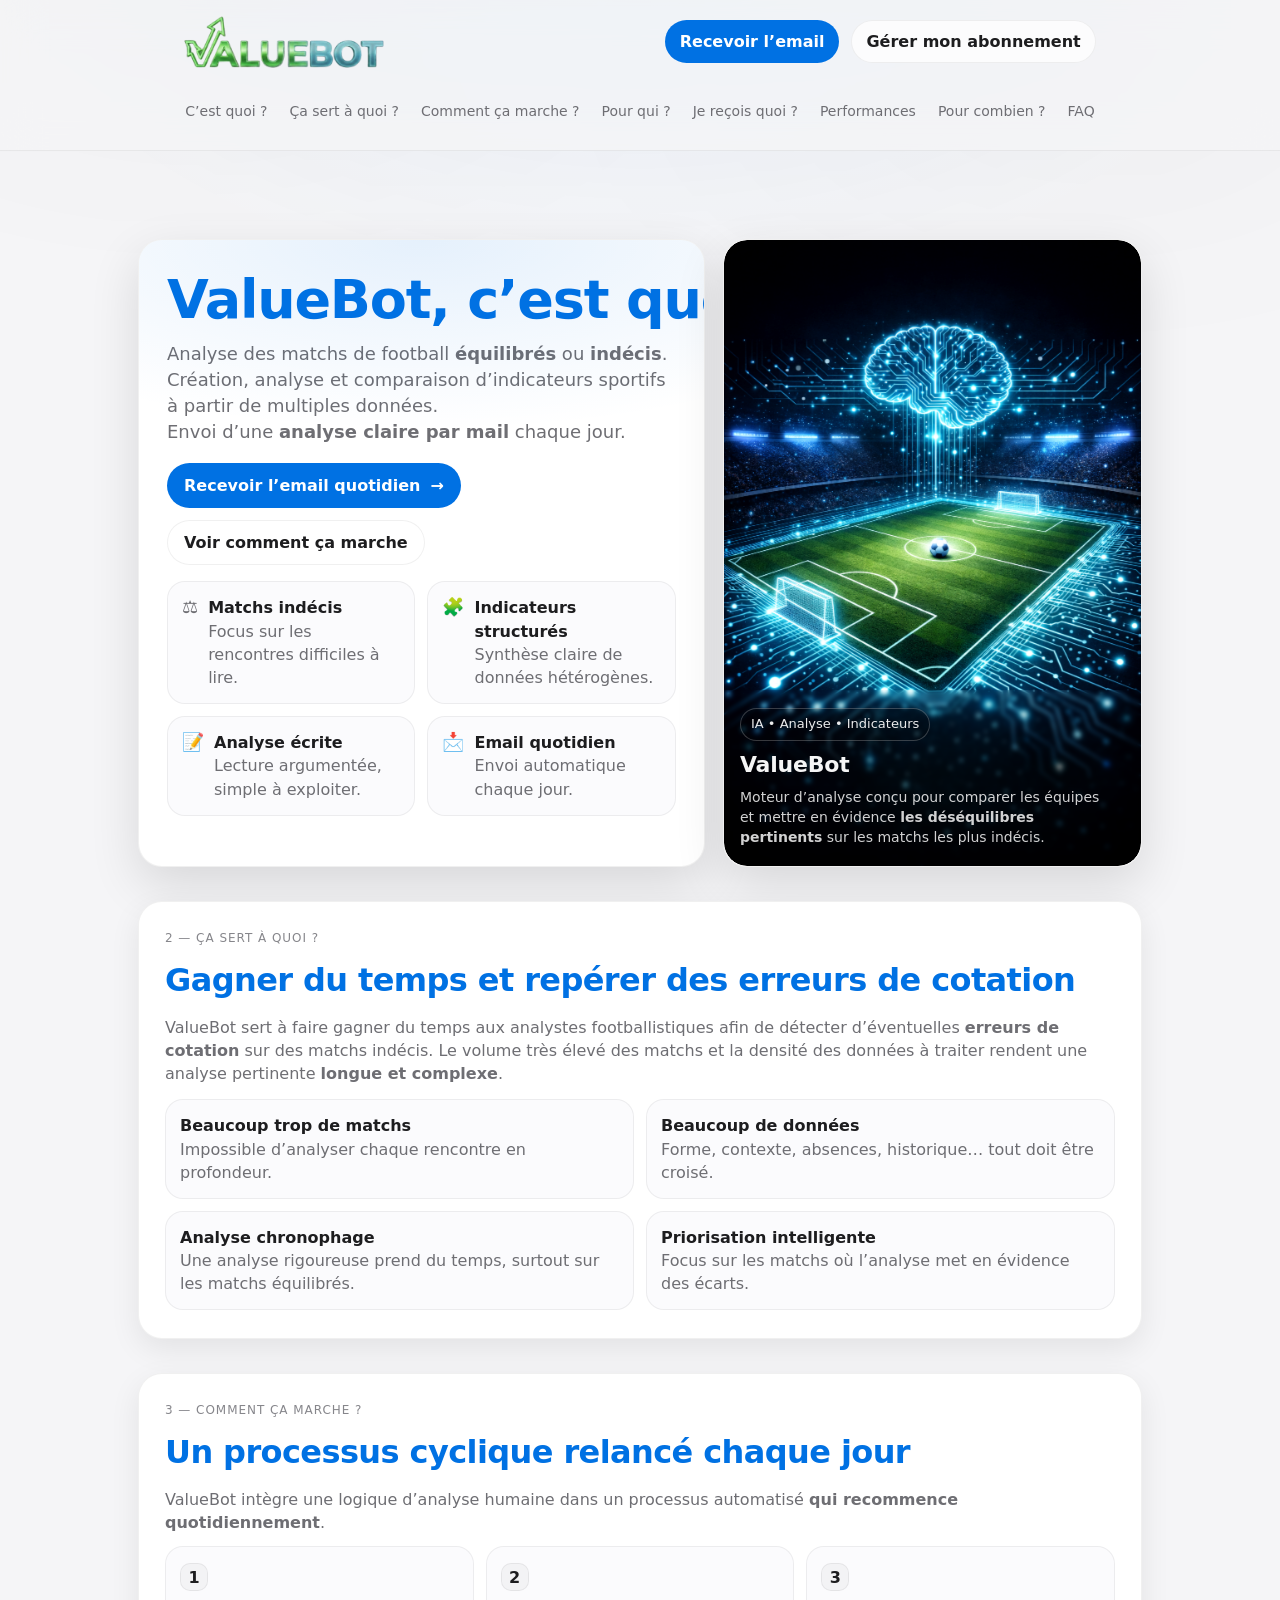
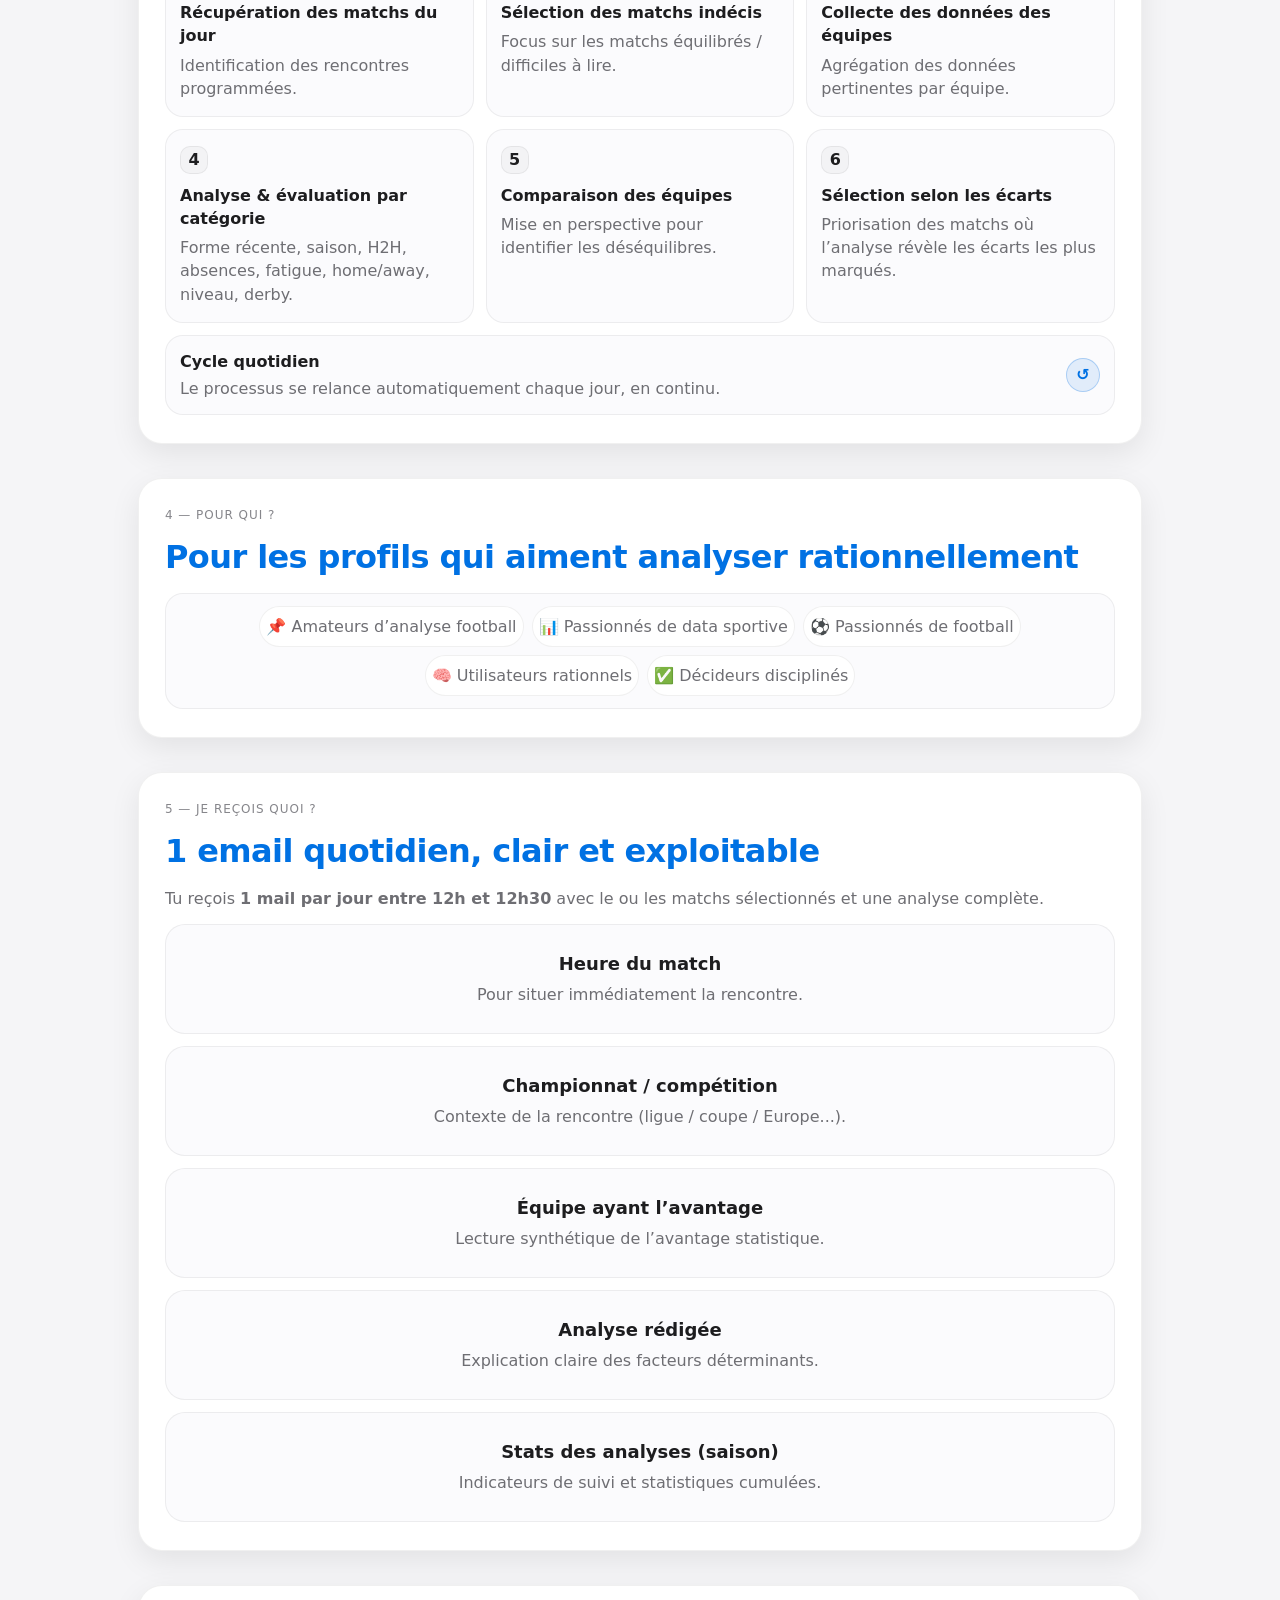
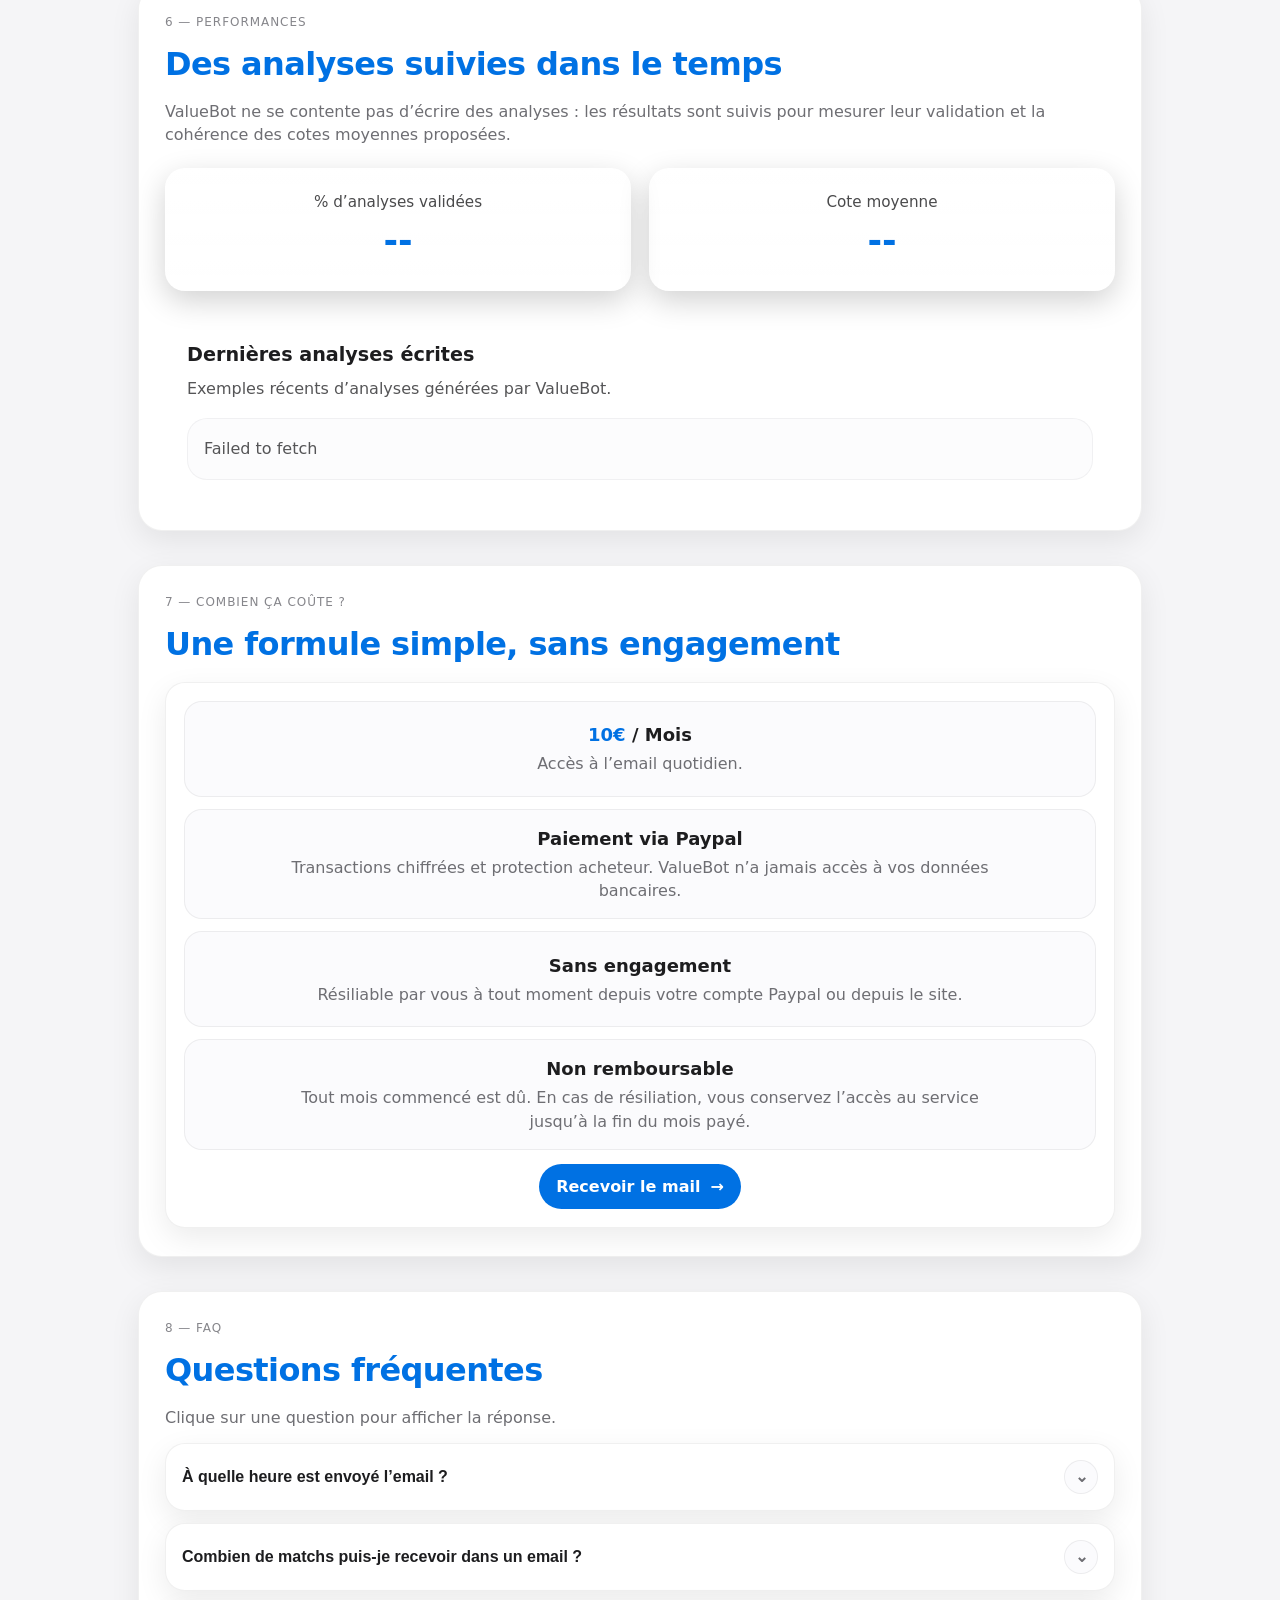
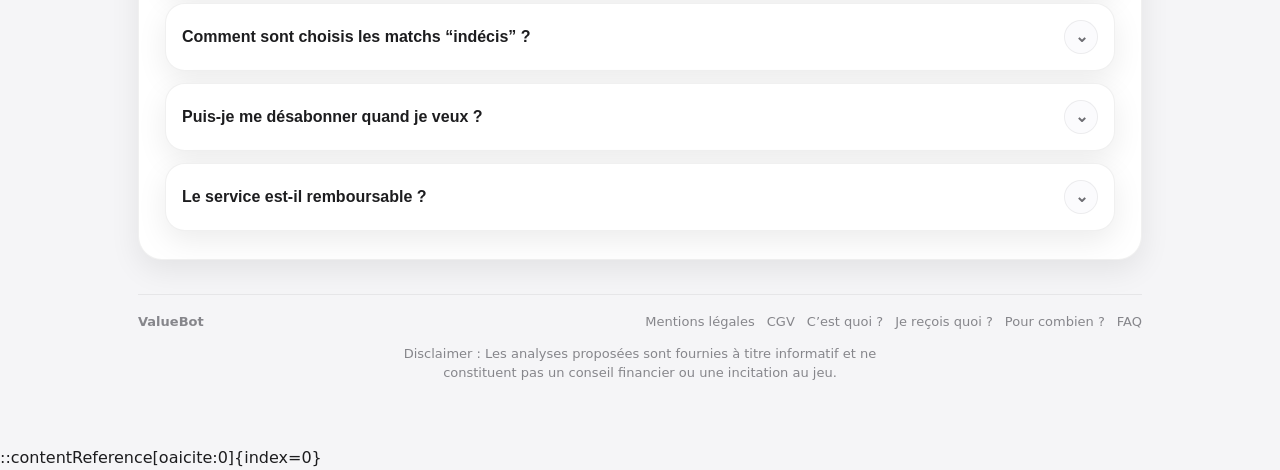
<file: index.html>
<!doctype html>
<html lang="fr">
<head>
  <meta charset="utf-8" />
  <meta name="viewport" content="width=device-width, initial-scale=1" />
  <title>ValueBot — Analyse des matchs indécis</title>
  <meta name="description" content="ValueBot analyse les matchs de football équilibrés/indécis et envoie chaque jour une analyse claire par email." />
  <meta name="robots" content="index,follow" />

  <!-- Open Graph (partage) -->
  <meta property="og:title" content="ValueBot — Analyse des matchs indécis" />
  <meta property="og:description" content="Analyse des matchs équilibrés, indicateurs structurés et email quotidien." />
  <meta property="og:type" content="website" />
  <meta property="og:url" content="https://budzybuddz.github.io/valuebot-landing/" />

  <!-- ✅ CSS externalisé -->
  <link rel="stylesheet" href="styles.css" />

  <!-- Favicons -->
  <link rel="manifest" href="site.webmanifest">
  <link rel="icon" href="assets/favicon.ico" sizes="any">
  <link rel="icon" type="image/png" sizes="32x32" href="assets/favicon-32.png">
  <link rel="icon" type="image/png" sizes="16x16" href="assets/favicon-16.png">
  <link rel="apple-touch-icon" href="assets/apple-touch-icon.png">

  <meta name="theme-color" content="#0071e3">
  
  <!-- Theme color mobile -->
  <meta name="theme-color" content="#0071e3">
</head>

<body>
  <header>
    <div class="headerInner">
      <div class="topRow">
        <div class="brand">
          <div class="logo">
            <img class="brandLogo"
                 src="assets/Logo_v2_cropped2.png"
                 alt="ValueBot"
                 loading="eager" />
          </div>
        </div>

        <div class="ctaRowTop" aria-label="Actions">
          <a class="navCta primary" href="https://TON-LIEN-STRIPE-CHECKOUT" target="_blank" rel="noopener">Recevoir l’email</a>
          <a class="navCta" href="https://TON-LIEN-STRIPE-PORTAL" target="_blank" rel="noopener">Gérer mon abonnement</a>
        </div>

        <button class="burger" id="burgerBtn" aria-label="Ouvrir le menu" aria-expanded="false">
          <span></span><span></span><span></span>
        </button>
      </div>

      <div class="menuRow">
        <nav class="topnav" aria-label="Navigation principale">
          <a class="navlink" href="#cestquoi">C’est quoi ?</a>
          <a class="navlink" href="#casert">Ça sert à quoi ?</a>
          <a class="navlink" href="#comment">Comment ça marche ?</a>
          <a class="navlink" href="#pourqui">Pour qui ?</a>
          <a class="navlink" href="#je-recois">Je reçois quoi ?</a>
          <a class="navlink" href="#performances">Performances</a>
          <a class="navlink" href="#prix">Pour combien ?</a>
          <a class="navlink" href="#faq">FAQ</a>
        </nav>
      </div>
    </div>
  </header>

  <nav class="mobileNav" id="mobileNav" aria-label="Menu mobile">
    <a href="#cestquoi">C’est quoi ?</a>
    <a href="#casert">Ça sert à quoi ?</a>
    <a href="#comment">Comment ça marche ?</a>
    <a href="#pourqui">Pour qui ?</a>
    <a href="#je-recois">Je reçois quoi ?</a>
    <a href="#performances">Performances</a>
    <a href="#prix">Pour combien ?</a>
    <a href="#faq">FAQ</a>
    <a class="mobilePrimary" href="https://TON-LIEN-STRIPE-CHECKOUT" target="_blank" rel="noopener">Recevoir l’email</a>
    <a href="https://TON-LIEN-STRIPE-PORTAL" target="_blank" rel="noopener">Gérer mon abonnement</a>
  </nav>

  <div class="wrap">

    <!-- Section 1 -->
    <section class="hero" id="cestquoi">
      <div class="heroCard">
        <h1 class="accentTitle">ValueBot, c’est quoi&nbsp;?</h1>
        <p class="subtitle">
          Analyse des matchs de football <strong>équilibrés</strong> ou <strong>indécis</strong>.<br/>
          Création, analyse et comparaison d’indicateurs sportifs à partir de multiples données.<br/>
          Envoi d’une <strong>analyse claire par mail</strong> chaque jour.
        </p>

        <div class="ctaRow">
          <a class="btn btnPrimary" href="https://TON-LIEN-STRIPE-CHECKOUT" target="_blank" rel="noopener">
            Recevoir l’email quotidien <span aria-hidden="true">→</span>
          </a>
          <a class="btn" href="#comment">Voir comment ça marche</a>
        </div>

        <div class="bullets" aria-label="Ce que fait ValueBot">
          <div class="bullet"><span class="emoji">⚖️</span><div><strong>Matchs indécis</strong><br/>Focus sur les rencontres difficiles à lire.</div></div>
          <div class="bullet"><span class="emoji">🧩</span><div><strong>Indicateurs structurés</strong><br/>Synthèse claire de données hétérogènes.</div></div>
          <div class="bullet"><span class="emoji">📝</span><div><strong>Analyse écrite</strong><br/>Lecture argumentée, simple à exploiter.</div></div>
          <div class="bullet"><span class="emoji">📩</span><div><strong>Email quotidien</strong><br/>Envoi automatique chaque jour.</div></div>
        </div>
      </div>

      <aside class="preview valuebot" aria-label="ValueBot — visuel">
        <div class="valuebot-inner">
          <img
            src="assets/valuebot.png"
            srcset="assets/valuebot.png 1x, assets/valuebot@2x.png 2x"
            sizes="(max-width: 980px) 100vw, 420px"
            alt="ValueBot"
            loading="eager"
            decoding="async"
          />
          <div class="valuebot-overlay">
            <div class="pill">IA • Analyse • Indicateurs</div>
            <h3>ValueBot</h3>
            <p>
              Moteur d’analyse conçu pour comparer les équipes et mettre en évidence
              <strong>les déséquilibres pertinents</strong> sur les matchs les plus indécis.
            </p>
          </div>
        </div>
      </aside>
    </section>

    <!-- Section 2 -->
    <section id="casert" class="sectionCard">
      <p class="kicker">2 — Ça sert à quoi ?</p>
      <h2 class="accentTitle">Gagner du temps et repérer des erreurs de cotation</h2>
      <p class="p">
        ValueBot sert à faire gagner du temps aux analystes footballistiques afin de détecter
        d’éventuelles <strong>erreurs de cotation</strong> sur des matchs indécis.
        Le volume très élevé des matchs et la densité des données à traiter rendent une analyse pertinente
        <strong>longue et complexe</strong>.
      </p>

      <ul class="list">
        <li class="li"><strong>Beaucoup trop de matchs</strong><br/>Impossible d’analyser chaque rencontre en profondeur.</li>
        <li class="li"><strong>Beaucoup de données</strong><br/>Forme, contexte, absences, historique… tout doit être croisé.</li>
        <li class="li"><strong>Analyse chronophage</strong><br/>Une analyse rigoureuse prend du temps, surtout sur les matchs équilibrés.</li>
        <li class="li"><strong>Priorisation intelligente</strong><br/>Focus sur les matchs où l’analyse met en évidence des écarts.</li>
      </ul>
    </section>

    <!-- Section 3 -->
    <section id="comment" class="sectionCard">
      <p class="kicker">3 — Comment ça marche ?</p>
      <h2 class="accentTitle">Un processus cyclique relancé chaque jour</h2>
      <p class="p">
        ValueBot intègre une logique d’analyse humaine dans un processus automatisé
        <strong>qui recommence quotidiennement</strong>.
      </p>

      <div class="steps" aria-label="Étapes du processus">
        <div class="step"><div class="n">1</div><strong>Récupération des matchs du jour</strong>Identification des rencontres programmées.</div>
        <div class="step"><div class="n">2</div><strong>Sélection des matchs indécis</strong>Focus sur les matchs équilibrés / difficiles à lire.</div>
        <div class="step"><div class="n">3</div><strong>Collecte des données des équipes</strong>Agrégation des données pertinentes par équipe.</div>
        <div class="step"><div class="n">4</div><strong>Analyse & évaluation par catégorie</strong>Forme récente, saison, H2H, absences, fatigue, home/away, niveau, derby.</div>
        <div class="step"><div class="n">5</div><strong>Comparaison des équipes</strong>Mise en perspective pour identifier les déséquilibres.</div>
        <div class="step"><div class="n">6</div><strong>Sélection selon les écarts</strong>Priorisation des matchs où l’analyse révèle les écarts les plus marqués.</div>
      </div>

      <div class="cycleNote" aria-label="Cycle quotidien">
        <div class="left">
          <div class="t">Cycle quotidien</div>
          <div>Le processus se relance automatiquement chaque jour, en continu.</div>
        </div>
        <div class="loop" aria-hidden="true">↺</div>
      </div>
    </section>

    <!-- Section 4 -->
    <section id="pourqui" class="sectionCard">
      <p class="kicker">4 — Pour qui ?</p>
      <h2 class="accentTitle">Pour les profils qui aiment analyser rationnellement</h2>

      <div class="li badgesBox">
        <div class="badgeWrap">
          <span class="li badgePill">📌 Amateurs d’analyse football</span>
          <span class="li badgePill">📊 Passionnés de data sportive</span>
          <span class="li badgePill">⚽ Passionnés de football</span>
          <span class="li badgePill">🧠 Utilisateurs rationnels</span>
          <span class="li badgePill">✅ Décideurs disciplinés</span>
        </div>
      </div>
    </section>

    <!-- Section 5 -->
    <section id="je-recois" class="sectionCard">
      <p class="kicker">5 — Je reçois quoi ?</p>
      <h2 class="accentTitle">1 email quotidien, clair et exploitable</h2>
      <p class="p">
        Tu reçois <strong>1 mail par jour entre 12h et 12h30</strong> avec le ou les matchs sélectionnés et une analyse complète.
      </p>

      <div class="stackCards" aria-label="Contenu de l'email">
        <div class="stackCard">
          <div class="t">Heure du match</div>
          <div class="s">Pour situer immédiatement la rencontre.</div>
        </div>
        <div class="stackCard">
          <div class="t">Championnat / compétition</div>
          <div class="s">Contexte de la rencontre (ligue / coupe / Europe...).</div>
        </div>
        <div class="stackCard">
          <div class="t">Équipe ayant l’avantage</div>
          <div class="s">Lecture synthétique de l’avantage statistique.</div>
        </div>
        <div class="stackCard">
          <div class="t">Analyse rédigée</div>
          <div class="s">Explication claire des facteurs déterminants.</div>
        </div>
        <div class="stackCard">
          <div class="t">Stats des analyses (saison)</div>
          <div class="s">Indicateurs de suivi et statistiques cumulées.</div>
        </div>
      </div>
    </section>

    <!-- Section 6 -->
    <section id="performances" class="sectionCard">
      <p class="kicker">6 — Performances</p>
      <h2 class="accentTitle">Des analyses suivies dans le temps</h2>
      <p class="p">
        ValueBot ne se contente pas d’écrire des analyses : les résultats sont suivis pour mesurer
        leur validation et la cohérence des cotes moyennes proposées.
      </p>
    
      <div class="statsGrid" aria-label="Statistiques ValueBot">
        <div class="statCard">
          <div class="statLabel">% d’analyses validées</div>
          <div class="statValue" id="pctWinValue">--</div>
        </div>
    
        <div class="statCard">
          <div class="statLabel">Cote moyenne</div>
          <div class="statValue" id="avgOddsValue">--</div>
        </div>
      </div>
    
      <div class="latestAnalysisBox">
        <div class="latestAnalysisHead">
          <h3>Dernières analyses écrites</h3>
          <p>Exemples récents d’analyses générées par ValueBot.</p>
        </div>
    
        <div class="analysisList" id="analysisList">
          <div class="analysisItem loading">Chargement des analyses...</div>
        </div>
      </div>
    </section>

    <!-- Section 7 -->
    <section id="prix" class="sectionCard">
      <p class="kicker">7 — Combien ça coûte ?</p>
      <h2 class="accentTitle">Une formule simple, sans engagement</h2>

      <div class="priceWrap">
        <div class="priceCard" aria-label="Détails tarif">
          <div class="priceItem">
            <div class="t"><span class="accentTitle">10€</span> / Mois</div>
            <div class="s">Accès à l’email quotidien.</div>
          </div>
          <div class="priceItem">
            <div class="t">Paiement via Paypal</div>
            <div class="s">Transactions chiffrées et protection acheteur. ValueBot n’a jamais accès à vos données bancaires.</div>
          </div>
          <div class="priceItem">
            <div class="t">Sans engagement</div>
            <div class="s">Résiliable par vous à tout moment depuis votre compte Paypal ou depuis le site.</div>
          </div>
          <div class="priceItem">
            <div class="t">Non remboursable</div>
            <div class="s">Tout mois commencé est dû. En cas de résiliation, vous conservez l’accès au service jusqu’à la fin du mois payé.</div>
          </div>
          <div class="priceCta">
            <a class="btn btnPrimary" href="https://TON-LIEN-STRIPE-CHECKOUT" target="_blank" rel="noopener">
              Recevoir le mail <span aria-hidden="true">→</span>
            </a>
          </div>
        </div>
      </div>
    </section>

    <!-- Section 8 -->
    <section id="faq" class="sectionCard">
      <p class="kicker">8 — FAQ</p>
      <h2 class="accentTitle">Questions fréquentes</h2>
      <p class="p">Clique sur une question pour afficher la réponse.</p>

      <div class="faqList" aria-label="FAQ">
        <div class="faqItem">
          <button class="faqQ" type="button" aria-expanded="false">
            <span class="qText">À quelle heure est envoyé l’email ?</span>
            <span class="chev" aria-hidden="true">⌄</span>
          </button>
          <div class="faqA">
            <div class="faqAInner">
              <p>L’email est envoyé <strong>chaque jour entre 12h et 12h30</strong> (heure locale), avec l’analyse du jour.</p>
            </div>
          </div>
        </div>

        <div class="faqItem">
          <button class="faqQ" type="button" aria-expanded="false">
            <span class="qText">Combien de matchs puis-je recevoir dans un email ?</span>
            <span class="chev" aria-hidden="true">⌄</span>
          </button>
          <div class="faqA">
            <div class="faqAInner">
              <p>Selon la journée, l’email peut contenir <strong>un ou plusieurs matchs</strong> selon la carte du jour (uniquement ceux jugés les plus pertinents).</p>
            </div>
          </div>
        </div>

        <div class="faqItem">
          <button class="faqQ" type="button" aria-expanded="false">
            <span class="qText">Comment sont choisis les matchs “indécis” ?</span>
            <span class="chev" aria-hidden="true">⌄</span>
          </button>
          <div class="faqA">
            <div class="faqAInner">
              <p>ValueBot priorise les rencontres équilibrées, indécises où l'issue paraît difficile, puis compare les équipes via plusieurs familles d’indicateurs (forme, home/away, absences, historique, contexte...).</p>
            </div>
          </div>
        </div>

        <div class="faqItem">
          <button class="faqQ" type="button" aria-expanded="false">
            <span class="qText">Puis-je me désabonner quand je veux ?</span>
            <span class="chev" aria-hidden="true">⌄</span>
          </button>
          <div class="faqA">
            <div class="faqAInner">
              <p>Oui. L’offre est <strong>sans engagement</strong> et tu peux résilier à tout moment en cliquant sur le bouton “Gérer mon abonnement” en haut du site.</p>
            </div>
          </div>
        </div>

        <div class="faqItem">
          <button class="faqQ" type="button" aria-expanded="false">
            <span class="qText">Le service est-il remboursable ?</span>
            <span class="chev" aria-hidden="true">⌄</span>
          </button>
          <div class="faqA">
            <div class="faqAInner">
              <p>Non : <strong>tout mois débuté est du</strong> (non remboursable).</p>
            </div>
          </div>
        </div>
      </div>
    </section>

    <!-- Footer -->
    <footer>
      <div>
        <strong>ValueBot</strong><br />
      </div>

      <div class="footerLinks">
        <a href="URL_MENTIONS_LEGALES">Mentions légales</a>
        <a href="URL_GCV">CGV</a>
        <a href="#cestquoi">C’est quoi ?</a>
        <a href="#je-recois">Je reçois quoi ?</a>
        <a href="#prix">Pour combien ?</a>
        <a href="#faq">FAQ</a>
      </div>
      <div class="disclaimer">
        Disclaimer : Les analyses proposées sont fournies à titre informatif et ne constituent pas un conseil financier ou une incitation au jeu.
      </div>
    </footer>
  </div>

  <!-- ✅ JS externalisé -->
  <script src="main.js" defer></script>
</body>
</html>
::contentReference[oaicite:0]{index=0}
</file>
<file: styles.css>
:root{
  /* Apple-like light */
  --bg: #f5f5f7;
  --surface: #ffffff;
  --surface2: #fbfbfd;

  --text: #1d1d1f;
  --muted: #6e6e73;
  --muted2: #86868b;

  --border: rgba(0,0,0,0.10);
  --border2: rgba(0,0,0,0.06);

  --shadow: 0 10px 30px rgba(0,0,0,0.08);
  --shadow2: 0 18px 50px rgba(0,0,0,0.12);

  --radius: 18px;
  --radius2: 24px;
  --max: 1040px;

  /* Apple blue */
  --accent: #0071e3;
  --accent-hover: #0077ed;

  /* “AccentTitle” devient un bleu Apple */
  --accent-blue: #0071e3;

  /* Spacing scale (plus Apple) */
  --pad: 24px;
}

*{ box-sizing:border-box; }
html,body{ height:100%; }

body{
  margin:0;
  font-family: ui-sans-serif, system-ui, -apple-system, Segoe UI, Roboto, Helvetica, Arial, "Apple Color Emoji","Segoe UI Emoji";
  color: var(--text);
  background: var(--bg);
  line-height: 1.45;
  overflow-x:hidden;
  -webkit-font-smoothing: antialiased;
  -moz-osx-font-smoothing: grayscale;
}

/* On retire le “glow” dark et on met une ambiance Apple (soft) */
body::before{
  content:"";
  position: fixed;
  inset: 0;
  pointer-events: none;
  z-index: -1;
  background:
    radial-gradient(1200px 700px at 50% -10%, rgba(0,113,227,0.10), transparent 55%),
    radial-gradient(900px 500px at 15% 0%, rgba(0,0,0,0.04), transparent 60%),
    radial-gradient(900px 500px at 85% 10%, rgba(0,0,0,0.03), transparent 60%);
  -webkit-mask-image: linear-gradient(to bottom, rgba(0,0,0,0.9) 0%, rgba(0,0,0,0) 55%);
  mask-image: linear-gradient(to bottom, rgba(0,0,0,0.9) 0%, rgba(0,0,0,0) 55%);
}

a{ color: var(--accent); text-decoration:none; }
a:hover{ color: var(--accent-hover); text-decoration: underline; text-underline-offset: 3px; }

.wrap{
  max-width: var(--max);
  margin: 0 auto;
  padding: 26px 18px 64px;
}

/* Apple-like accent title (simple, net) */
.accentTitle{
  color: var(--accent-blue);
}

/* ===== Header ===== */
/* Apple-style: sticky + translucent + blur */
header{
  position: sticky;
  top: 0;
  z-index: 30;
  background: rgba(245,245,247,0.78);
  -webkit-backdrop-filter: saturate(180%) blur(20px);
  backdrop-filter: saturate(180%) blur(20px);
  border-bottom: 1px solid var(--border2);
  padding-bottom: 4px;
}


.headerInner{
  max-width: var(--max);
  margin: 0 auto;
  padding: 16px 18px;
  display: grid;
  grid-template-columns: max-content max-content max-content max-content max-content max-content max-content max-content;
  column-gap: 20px;
  row-gap: 24px;
  align-items: center;
  justify-content: center;
}

.topRow, .menuRow, .topnav {
  display: contents;
}

/* Brand aligned to first three links */
.brand{
  grid-column: 1 / 4;
  grid-row: 1;
  display: flex;
  align-items: center;
  margin: 0;
  width: 100%;
}
.brand .logo {
  display: flex;
  align-items: center;
  width: 100%;
}
.brand img {
  width: 100%;
  max-width: 200px;
  height: auto;
  display: block;
}

/* Buttons in second part */
.ctaRowTop{
  grid-column: 4 / 9;
  grid-row: 1;
  justify-self: end;
  margin: 0;
  display: flex;
  align-items: center;
  gap: 12px;
}

/* CTA : Apple-like (simple, pill, bleu) */
.navCta{
  border: 1px solid var(--border2);
  background: rgba(255,255,255,0.75);
  color: var(--text);
  font-weight: 650;
  padding: 9px 14px;
  border-radius: 999px;
  transition: background .15s ease, border-color .15s ease, transform .08s ease;
}
.navCta:hover{
  background: rgba(255,255,255,0.95);
  border-color: var(--border);
}
.navCta:active{ transform: translateY(1px); }

.navCta.primary{
  background: var(--accent);
  color: #fff;
  border-color: rgba(0,113,227,0.25);
}
.navCta.primary:hover{ background: var(--accent-hover); }

.ctaRowTop .navCta{
  margin: 0;
}

/* Nav links in second row */
.topnav .navlink:nth-child(1) { grid-column: 1; grid-row: 2; }
.topnav .navlink:nth-child(2) { grid-column: 2; grid-row: 2; }
.topnav .navlink:nth-child(3) { grid-column: 3; grid-row: 2; }
.topnav .navlink:nth-child(4) { grid-column: 4; grid-row: 2; }
.topnav .navlink:nth-child(5) { grid-column: 5; grid-row: 2; }
.topnav .navlink:nth-child(6) { grid-column: 6; grid-row: 2; }
.topnav .navlink:nth-child(7) { grid-column: 7; grid-row: 2; }
.topnav .navlink:nth-child(8) { grid-column: 8; grid-row: 2; }

.menuRow{
  display: contents;
}

.topnav{
  display: contents;
}

.navlink{
  margin: 0;
  white-space: nowrap;
  grid-row: 2;
  color: var(--muted);
  padding: 8px 0;
  border-radius: 999px;
  border: 1px solid transparent;
  font-size: 14px;
  transition: background .15s ease, border-color .15s ease, color .15s ease;
}
.navlink:hover{
  border-color: var(--border2);
  background: rgba(0,0,0,0.03);
  color: var(--text);
}

/* Burger (mobile) */
.burger{
  display:none;
  width:44px;
  height:44px;
  border-radius:999px;
  border:1px solid var(--border2);
  background: rgba(255,255,255,0.8);
  cursor:pointer;
  align-items:center;
  justify-content:center;
  flex-direction: column;
  gap: 5px;
}
.burger span{
  display:block;
  width:20px;
  height:2px;
  background: rgba(0,0,0,0.75);
  border-radius:999px;
  transition: transform .2s ease, opacity .2s ease;
}

.mobileNav{
  position: fixed;
  inset: 0;
  z-index: 60;
  background: rgba(245,245,247,0.92);
  -webkit-backdrop-filter: saturate(180%) blur(24px);
  backdrop-filter: saturate(180%) blur(24px);
  display:none;
  padding: 22px;
}
body.nav-open .mobileNav{ display:flex; flex-direction:column; justify-content:center; gap: 12px; }
body.nav-open{ overflow:hidden; }

.mobileNav a{
  display:flex;
  justify-content:center;
  align-items:center;
  text-align:center;
  font-size: 18px;
  padding: 14px 14px;
  border-radius: 18px;
  border: 1px solid var(--border2);
  background: rgba(255,255,255,0.9);
  color: var(--text);
}
.mobileNav a.mobilePrimary{
  background: var(--accent);
  color: #fff;
  border-color: rgba(0,113,227,0.25);
  font-weight: 700;
}

/* Burger -> X */
body.nav-open .burger span:nth-child(1){ transform: translateY(7px) rotate(45deg); }
body.nav-open .burger span:nth-child(2){ opacity: 0; }
body.nav-open .burger span:nth-child(3){ transform: translateY(-7px) rotate(-45deg); }

/* ===== Sections ===== */
section{ margin-top: 34px; }

/* Cards Apple-like: fond blanc, bord léger, ombre douce */
.sectionCard{
  border:1px solid var(--border2);
  background: var(--surface);
  border-radius: var(--radius2);
  padding: 28px 26px;
  box-shadow: var(--shadow);
}

/* Kicker sobre */
.kicker{
  color: var(--muted2);
  font-size: 12px;
  text-transform: uppercase;
  letter-spacing: 0.08em;
  margin: 0 0 10px;
}

/* Titres Apple-like: plus grands, tracking négatif */
h1{
  margin:0 0 12px;
  font-size: 54px;
  line-height: 1.05;
  letter-spacing: -1.2px;
}
h2{
  margin: 0 0 12px;
  font-size: 32px;
  letter-spacing: -0.6px;
}

.subtitle{
  margin: 0 0 18px;
  color: var(--muted);
  font-size: 18px;
  max-width: 72ch;
}
.p{ margin: 0 0 10px; color: var(--muted); }

/* Lists -> “feature tiles” à la Apple */
.list{
  display:grid;
  grid-template-columns: 1fr 1fr;
  gap: 12px;
  margin: 14px 0 0;
  padding: 0;
  list-style:none;
}
.li{
  border: 1px solid var(--border2);
  background: var(--surface2);
  border-radius: 18px;
  padding: 14px 14px;
  color: var(--muted);
}
.li strong{ color: var(--text); font-weight: 700; }

/* Buttons */
.ctaRow{
  display:flex;
  gap: 12px;
  align-items:center;
  flex-wrap:wrap;
  margin-top: 18px;
}

/* Apple-like buttons: pill + clean */
.btn{
  display:inline-flex;
  align-items:center;
  justify-content:center;
  gap:10px;
  padding: 10px 16px;
  border-radius: 999px;
  border: 1px solid var(--border2);
  background: rgba(255,255,255,0.85);
  color: var(--text);
  font-weight: 650;
  cursor:pointer;
  transition: transform .08s ease, background .15s ease, border-color .15s ease;
}
.btn:hover{
  background: rgba(255,255,255,0.98);
  border-color: var(--border);
}
.btn:active{ transform: translateY(1px); }

.btnPrimary{
  background: var(--accent);
  color: #fff;
  border-color: rgba(0,113,227,0.25);
}
.btnPrimary:hover{ background: var(--accent-hover); }

/* Hero : plus “Apple” (air, surfaces blanches) */
.hero{
  padding: 28px 0 0;
  display:grid;
  grid-template-columns: 1.15fr 0.85fr;
  gap: 18px;
  align-items: stretch;
}

.heroCard{
  border: 1px solid var(--border2);
  background: var(--surface);
  border-radius: var(--radius2);
  box-shadow: var(--shadow2);
  padding: 32px 28px;
  overflow:hidden;
  position:relative;
}
.heroCard::before{
  content:"";
  position:absolute;
  inset:-1px;
  background: radial-gradient(900px 320px at 50% 0%, rgba(0,113,227,0.10), transparent 60%);
  pointer-events:none;
}

.bullets{
  display:grid;
  grid-template-columns: 1fr 1fr;
  gap: 12px;
  margin-top: 16px;
}
.bullet{
  border: 1px solid var(--border2);
  background: var(--surface2);
  border-radius: 18px;
  padding: 14px 14px;
  color: var(--muted);
  display:flex;
  gap:10px;
  align-items:flex-start;
}
.bullet .emoji{ font-size: 18px; line-height:1; margin-top:2px; }
.bullet strong{ color: var(--text); font-weight: 700; }

/* Preview (visuel) */
.preview{
  border: 1px solid var(--border2);
  background: var(--surface);
  border-radius: var(--radius2);
  padding: 18px 18px;
  box-shadow: var(--shadow2);
  display:flex;
  flex-direction:column;
  justify-content:space-between;
  gap: 14px;
}

/* Valuebot image: on garde, mais style plus clean */
.valuebot{ padding:0; overflow:hidden; position:relative; }
.valuebot-inner{
  position: relative;
  height: 100%;
  min-height: 420px;
  border-radius: var(--radius2);
  overflow: hidden;
  box-shadow: 0 18px 50px rgba(0,0,0,0.18);
  background: #000;
}
.valuebot img{
  width:100%;
  height:100%;
  object-fit:cover;
  display:block;
  filter: contrast(1.02) saturate(1.05);
  transition: transform .6s ease, filter .6s ease;
  will-change: transform;
}
.valuebot:hover img{
  transform: scale(1.02);
  filter: contrast(1.03) saturate(1.08);
}

.valuebot-overlay{
  position:absolute;
  inset:auto 0 0 0;
  padding: 18px 16px;
  background: linear-gradient(
    180deg,
    rgba(0,0,0,0) 0%,
    rgba(0,0,0,0.45) 45%,
    rgba(0,0,0,0.75) 100%
  );
}

.pill{
  display:inline-flex;
  align-items:center;
  padding: 6px 10px;
  border-radius: 999px;
  border: 1px solid rgba(255,255,255,0.22);
  background: rgba(0,0,0,0.25);
  color: rgba(255,255,255,0.92);
  font-size: 13px;
  gap: 8px;
}

.valuebot-overlay h3{
  margin: 8px 0 6px;
  font-size: 22px;
  letter-spacing: -0.2px;
  color: rgba(255,255,255,0.96);
}
.valuebot-overlay p{
  margin: 0;
  font-size: 14px;
  color: rgba(255,255,255,0.82);
  max-width: 42ch;
}

/* Process */
.steps{
  display:grid;
  grid-template-columns: repeat(3, 1fr);
  gap: 12px;
  margin-top: 12px;
}
.step{
  border: 1px solid var(--border2);
  background: var(--surface2);
  border-radius: 18px;
  padding: 16px 14px;
  color: var(--muted);
  min-height: 132px;
}
.step .n{
  width: 28px; height: 28px;
  display:inline-grid; place-items:center;
  border-radius: 10px;
  border: 1px solid var(--border2);
  background: rgba(0,0,0,0.03);
  color: var(--text);
  font-weight: 700;
  margin-bottom: 10px;
}
.step strong{ color: var(--text); font-weight: 700; display:block; margin-bottom:6px; }

.cycleNote{
  display:flex;
  align-items:center;
  justify-content:space-between;
  gap: 10px;
  margin-top: 12px;
  padding: 14px 14px;
  border-radius: 18px;
  border: 1px solid var(--border2);
  background: var(--surface2);
  color: var(--muted);
}
.cycleNote .left{ display:flex; flex-direction:column; gap:4px; }
.cycleNote .left .t{ color: var(--text); font-weight: 700; }
.cycleNote .loop{
  display:inline-flex;
  align-items:center;
  justify-content:center;
  width: 34px; height: 34px;
  border-radius: 999px;
  border: 1px solid rgba(0,113,227,0.25);
  background: rgba(0,113,227,0.10);
  color: var(--accent);
  font-weight: 800;
}

/* Badges box */
.badgesBox{ border-radius:18px; padding:12px; margin-top:12px; background: var(--surface2); border:1px solid var(--border2); }
.badgeWrap{ display:flex; flex-wrap:wrap; gap:8px; justify-content:center; }
.badgePill{ display:inline-flex; width:auto; padding: 8px 6px; border-radius:999px; border:1px solid var(--border2); background:#fff; }

/* Stack cards */
.stackCards{
  display:grid;
  grid-template-columns: 1fr;
  gap: 12px;
  margin-top: 14px;
  width: 100%;
}
.stackCard{
  width: 100%;
  border: 1px solid var(--border2);
  background: var(--surface2);
  border-radius: 20px;
  padding: 18px 16px;
  text-align: center;
  display:flex;
  flex-direction:column;
  align-items:center;
  justify-content:center;
  min-height: 110px;
}
.stackCard .t{
  font-weight: 750;
  color: var(--text);
  margin-bottom: 6px;
  font-size: 18px;
}
.stackCard .s{
  color: var(--muted);
  font-size: 16px;
  max-width: 70ch;
}

/* Pricing */
.priceWrap{ width:100%; margin-top: 14px; }
.priceCard{
  width:100%;
  border:1px solid var(--border2);
  background: var(--surface);
  border-radius: 20px;
  padding: 18px 18px;
  box-shadow: var(--shadow);
}
.priceItem{
  width: 100%;
  padding: 16px 14px;
  border-radius: 18px;
  border: 1px solid var(--border2);
  background: var(--surface2);
  text-align:center;
  display:flex;
  flex-direction:column;
  align-items:center;
  justify-content:center;
  min-height: 96px;
}
.priceItem + .priceItem{ margin-top: 12px; }
.priceItem .t{
  font-weight: 800;
  color: var(--text);
  font-size: 18px;
  margin-bottom: 4px;
}
.priceItem .s{
  color: var(--muted);
  font-size: 16px;
  max-width: 70ch;
}
.priceCta{
  display:flex;
  justify-content:center;
  margin-top: 14px;
}

/* FAQ */
.faqList{ margin-top: 14px; display:grid; gap: 12px; }

.faqItem{
  border: 1px solid var(--border2);
  background: var(--surface);
  border-radius: 20px;
  overflow:hidden;
  box-shadow: var(--shadow);
}

.faqQ{
  width:100%;
  background: transparent;
  border: 0;
  padding: 16px 16px;
  cursor: pointer;

  display:flex;
  align-items:center;
  justify-content:space-between;
  gap: 14px;

  color: var(--text);
  font-weight: 700;
  font-size: 16px;
  text-align:left;
}
.faqQ .qText{ color: var(--text); }

.faqQ .chev{
  width: 34px;
  height: 34px;
  border-radius: 999px;
  border: 1px solid var(--border2);
  background: var(--surface2);
  display:grid;
  place-items:center;
  flex: 0 0 auto;
  transition: transform .18s ease;
  color: var(--muted);
}

.faqA{
  max-height: 0;
  overflow: hidden;
  transition: max-height .22s ease;
}
.faqAInner{
  padding: 0 16px 16px 16px;
  color: var(--muted);
  font-size: 15px;
  line-height: 1.55;
}
.faqItem.open .faqA{ max-height: 340px; }
.faqItem.open .faqQ .chev{ transform: rotate(180deg); }

.faqAInner p{ margin: 0; }
.faqAInner ul{ margin: 10px 0 0; padding-left: 18px; color: var(--muted); }
.faqAInner li{ margin: 6px 0; }

/* Footer */
footer{
  margin-top: 34px;
  color: var(--muted2);
  font-size: 13px;
  padding-top: 18px;
  border-top: 1px solid var(--border2);
  display:flex;
  align-items:flex-start;
  justify-content:space-between;
  flex-wrap:wrap;
  gap: 12px;
}
.footerLinks{ display:flex; gap: 12px; flex-wrap:wrap; }
.footerLinks a{ color: var(--muted2); border-bottom: 1px solid transparent; }
.footerLinks a:hover{ color: var(--text); border-bottom-color: rgba(0,0,0,0.18); }

.disclaimer{
  max-width: 58ch;
  margin: 0 auto;
  text-align: center;
  color: var(--muted2);
}

/* ===== Responsive ===== */
@media (max-width: 980px){
  .hero{ grid-template-columns: 1fr; }
  .bullets{ grid-template-columns: 1fr; }
  .list{ grid-template-columns: 1fr; }
  .steps{ grid-template-columns: 1fr; }
  h1{ font-size: 44px; }
  .valuebot-inner{ min-height: 360px; }

  .headerInner{
    display: flex;
    justify-content: space-between;
  }
  .brand{
    margin-left: 0;
  }
  .menuRow{ display:none; }
  .ctaRowTop{ display:none; }
  .burger{ display:inline-flex; }
}
@media (max-width: 520px){
  h1{ font-size: 38px; }
  .headerInner{ padding: 10px 14px; }
  .wrap{ padding: 20px 14px 64px; }
  .sectionCard{ padding: 22px 18px; }
  .priceCard{ padding: 14px 14px; }
  .faqQ{ padding: 14px 14px; }
  .faqAInner{ padding: 0 14px 14px 14px; }
}

/* ============================================================
   Apple-like motion (fade + parallax léger) + hover premium
   ============================================================ */

/* Respect “Reduce Motion” */
@media (prefers-reduced-motion: reduce){
  .reveal, .valuebot-inner, .valuebot img, .valuebot-inner::before{
    transition: none !important;
    animation: none !important;
    transform: none !important;
  }
}

/* Fade / reveal (Apple-like) */
.reveal{
  opacity: 0;
  transform: translateY(14px);
  filter: blur(6px);
  transition: opacity .75s ease, transform .75s ease, filter .75s ease;
  will-change: opacity, transform, filter;
}
.reveal.is-in{
  opacity: 1;
  transform: translateY(0);
  filter: blur(0);
}

/* Option: des timings un peu “Apple” */
.reveal[data-reveal="slow"]{ transition-duration: .95s; }
.reveal[data-reveal="fast"]{ transition-duration: .55s; }

/* --- ValueBot card: hover premium --- */
.valuebot-inner{
  /* déjà présent chez toi, on enrichit */
  transform: translateZ(0);
  will-change: transform;
  transition: transform .45s ease, box-shadow .45s ease;
}

/* “Shine” subtil (lumière qui glisse) */
.valuebot-inner::before{
  content:"";
  position:absolute;
  inset:-40%;
  background: radial-gradient(600px 260px at 30% 20%,
    rgba(255,255,255,0.28),
    rgba(255,255,255,0.0) 60%
  );
  opacity: 0;
  transform: translate3d(-6%, -6%, 0) rotate(8deg);
  transition: opacity .45s ease, transform .45s ease;
  pointer-events:none;
  mix-blend-mode: screen;
}

/* Micro-zoom + contraste premium */
.valuebot img{
  transform: scale(1.001);
  will-change: transform, filter;
  transition: transform .55s ease, filter .55s ease;
}

@media (hover:hover){
  .valuebot:hover .valuebot-inner{
    transform: translateY(-2px);
    box-shadow: 0 22px 60px rgba(0,0,0,0.22);
  }
  .valuebot:hover .valuebot-inner::before{
    opacity: .9;
    transform: translate3d(0, 0, 0) rotate(8deg);
  }
  .valuebot:hover img{
    transform: scale(1.035);
    filter: contrast(1.04) saturate(1.08);
  }
}

/* Parallax: on déplacera l'image via JS (translateY) */
.valuebot img{
  transform-origin: center;
}

/* Petit “fade overlay” plus Apple sur l'image (optionnel) */
.valuebot-overlay{
  /* tu as déjà un gradient dark : on ajoute un léger voile pour un rendu plus “cinema” */
  backdrop-filter: blur(2px);
}

/* ============================================================
   (Optionnel) Reveal auto sur sections / cartes
   Tu peux appliquer la classe .reveal dans ton HTML
   ou on le fait via JS (recommandé)
   ============================================================ */

/* ===== Fix hover boutons bleus ===== */

.btnPrimary,
.btnPrimary:hover,
.navCta.primary,
.navCta.primary:hover{
  color: #fff !important;
  text-decoration: none !important;
}

.btnPrimary:hover,
.navCta.primary:hover{
  background: var(--accent-hover);
}

.heroCard h1{
  white-space: nowrap;
}

@media (max-width: 980px){
  .heroCard h1{
    white-space: normal;
  }
}

.statsGrid{
  display:grid;
  grid-template-columns:repeat(2, minmax(0,1fr));
  gap:18px;
  margin-top:22px;
}

.statCard{
  background:linear-gradient(180deg, rgba(255,255,255,0.03), rgba(255,255,255,0.015));
  border:1px solid rgba(255,255,255,0.08);
  border-radius:20px;
  padding:22px;
  box-shadow:0 10px 30px rgba(0,0,0,0.18);

  display:flex;
  flex-direction:column;
  justify-content:center;
  align-items:center;
  text-align:center;
  transition:transform 0.25s ease, box-shadow 0.25s ease;
}

.statCard:hover{
  transform:translateY(-4px);
  box-shadow:0 16px 40px rgba(0,0,0,0.25);
}

.statLabel{
  font-size:0.95rem;
  opacity:0.8;
  margin-bottom:10px;
}

.statValue{
  font-size:2.2rem;
  font-weight:800;
  line-height:1;
  color:#0071e3;
  margin-bottom:10px;
}

.statHint{
  font-size:0.9rem;
  opacity:0.72;
}

.latestAnalysisBox{
  margin-top:28px;
  padding:22px;
}

.latestAnalysisHead{
  margin-bottom:18px;
}

.latestAnalysisHead h3{
  margin:0 0 8px 0;
  font-size:1.2rem;
}

.latestAnalysisHead p{
  margin:0;
  opacity:0.75;
}

.analysisList{
  display:grid;
  gap:14px;
}

.analysisItem{
  padding:18px 16px;
  border-radius:20px;
  border:1px solid var(--border2);
  background:var(--surface2);
}

.analysisMeta{
  display:flex;
  flex-wrap:wrap;
  gap:10px;
  margin-bottom:10px;
  font-size:0.88rem;
  opacity:0.75;
}

.analysisText{
  line-height:1.6;
  white-space:pre-line;
    color:#333;
}

.analysisText em{
  font-style:normal;
  font-weight:600;
}

.analysisText strong{
  font-weight:700;
}

.analysisItem.loading,
.analysisItem.empty,
.analysisItem.error{
  opacity:0.75;
}

@media (max-width: 760px){
  .statsGrid{
    grid-template-columns:1fr;
  }

  .statValue{
    font-size:1.9rem;
  }
}

.ctaRowTop { grid-column: 4 / 9; grid-row: 1; justify-self: end;  }
</file>
